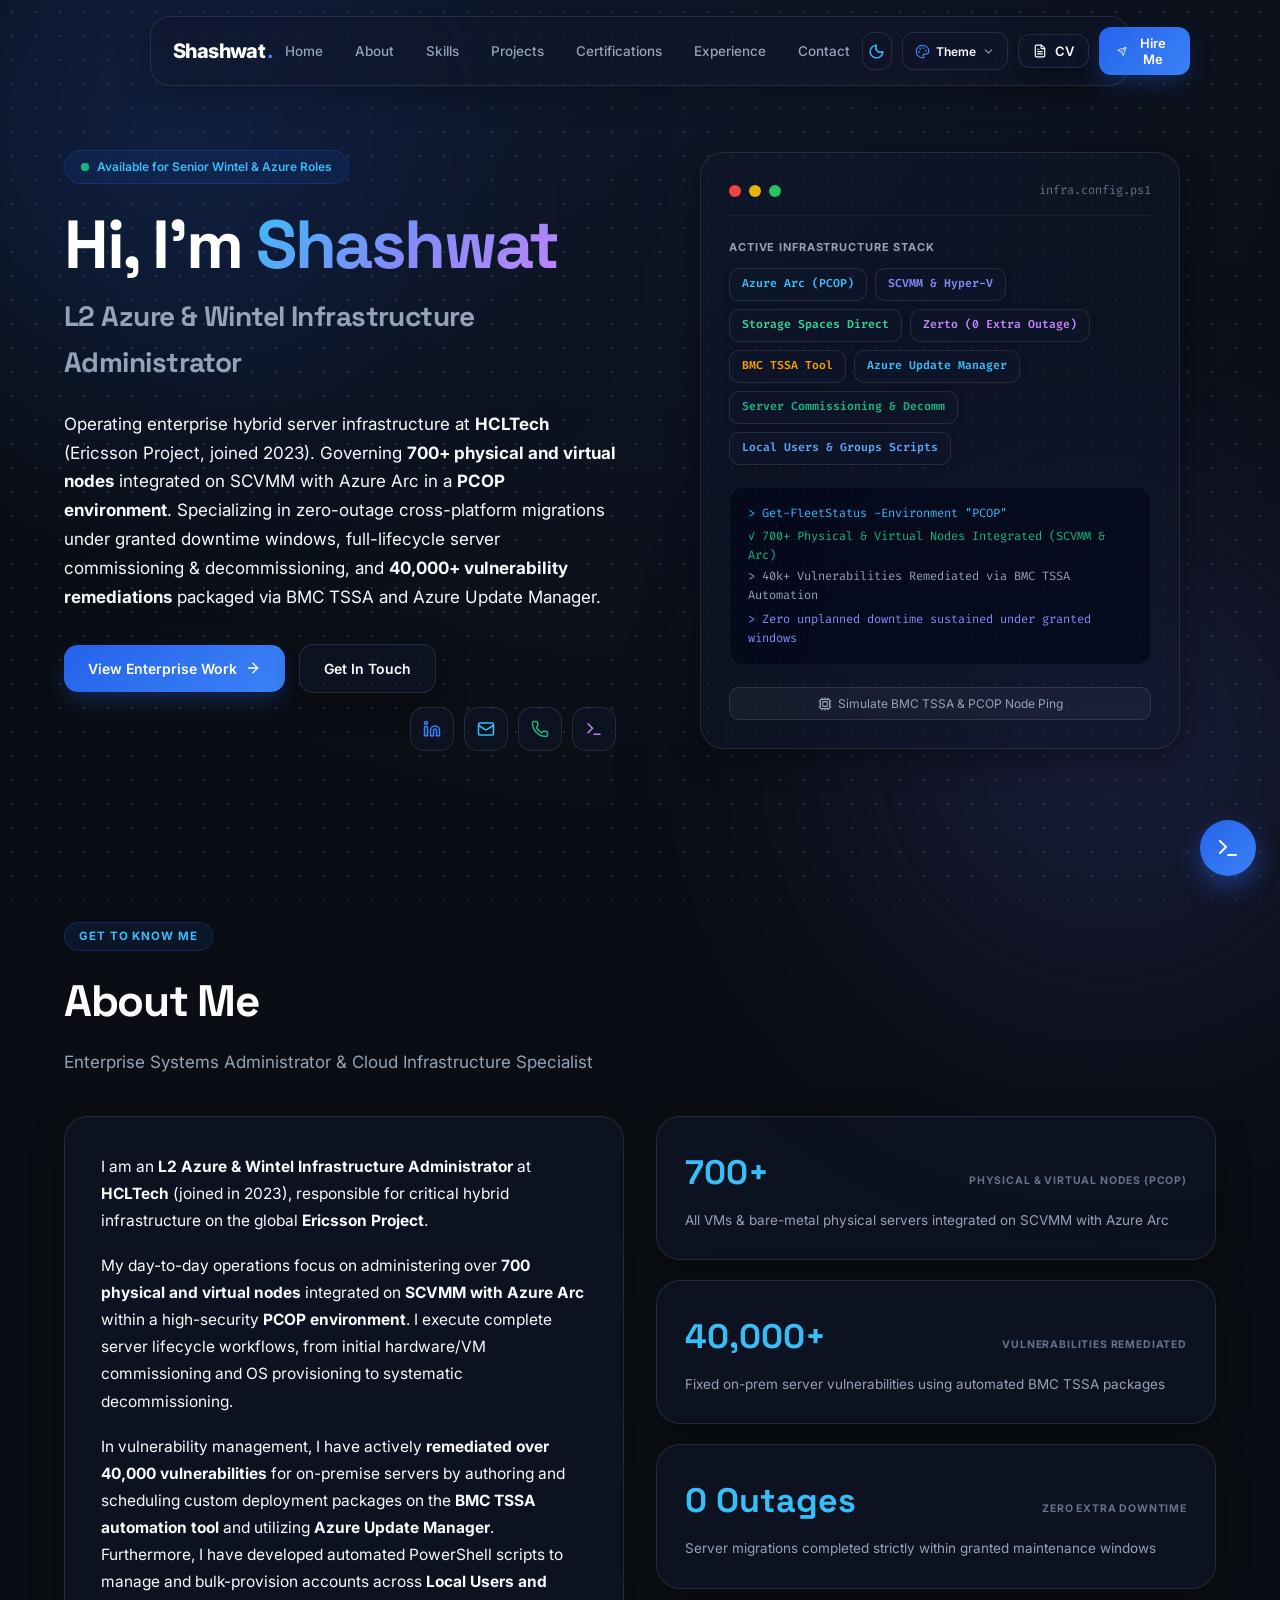
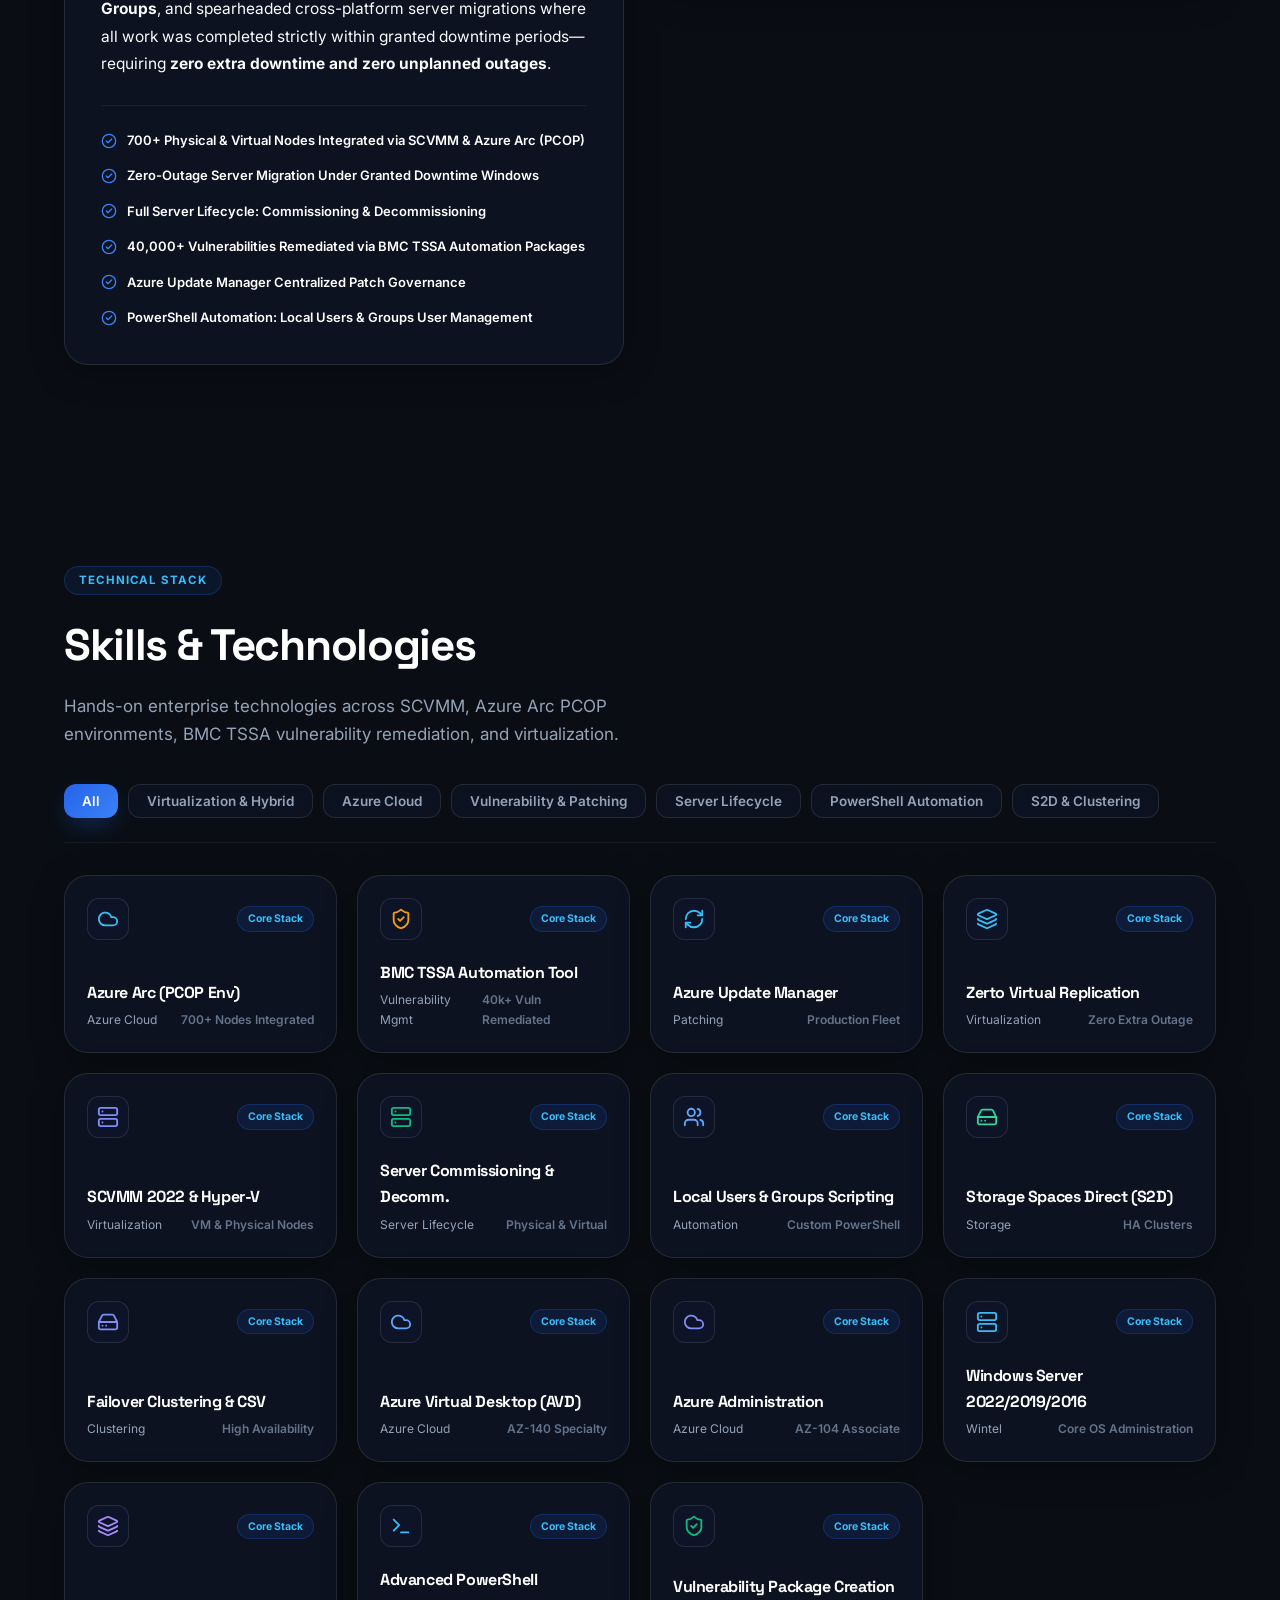
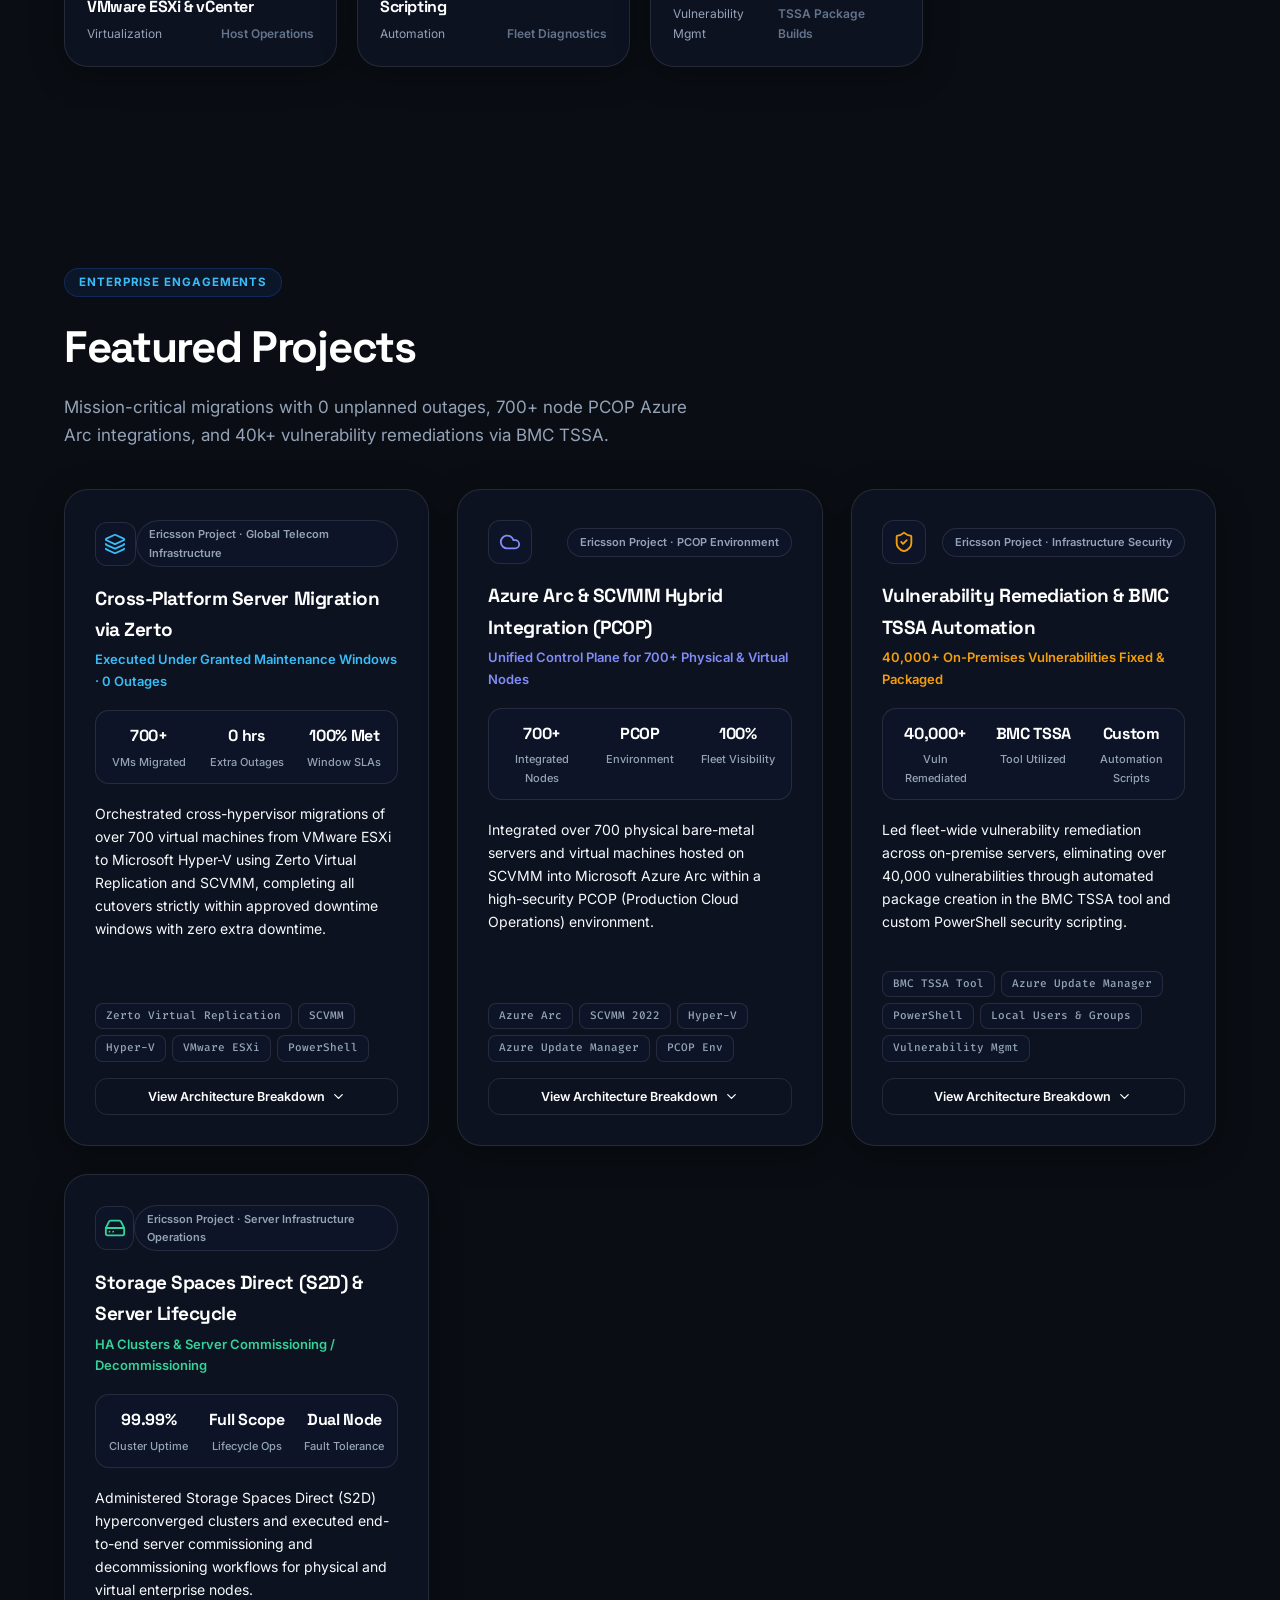
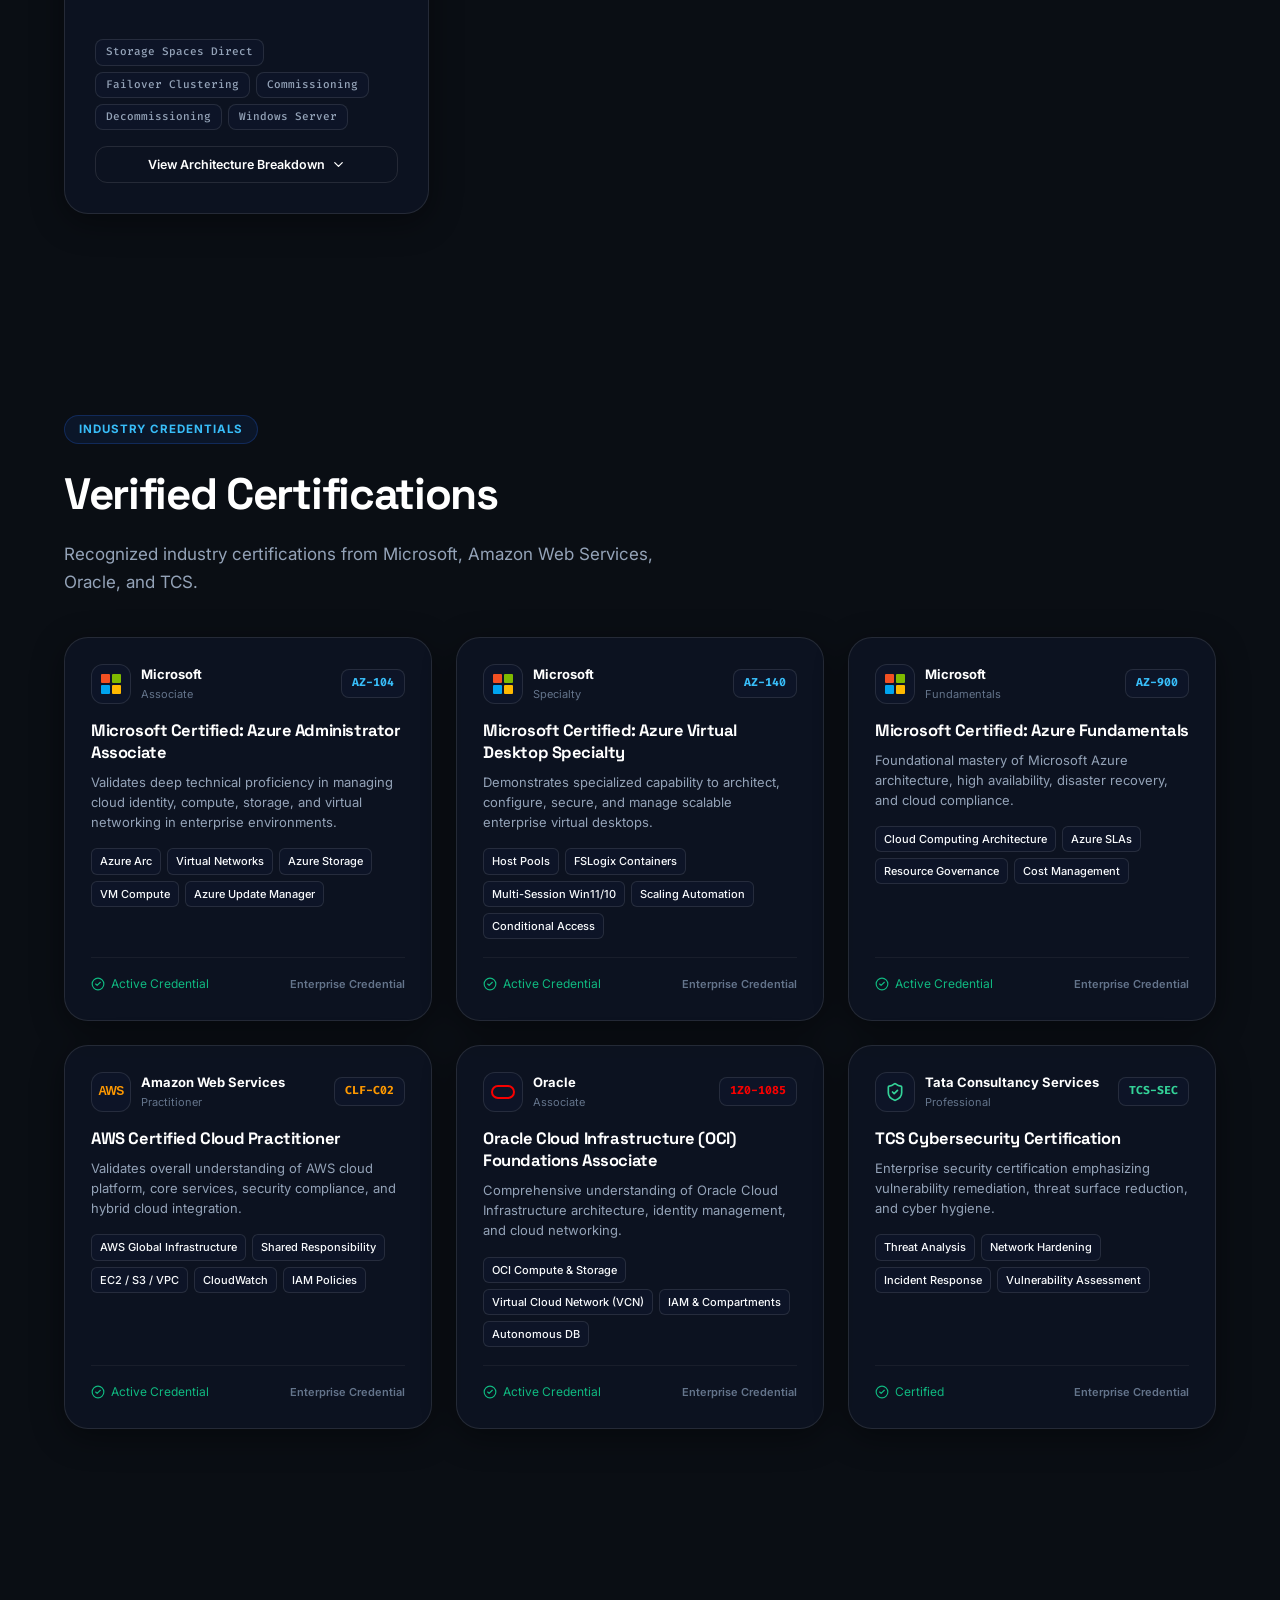
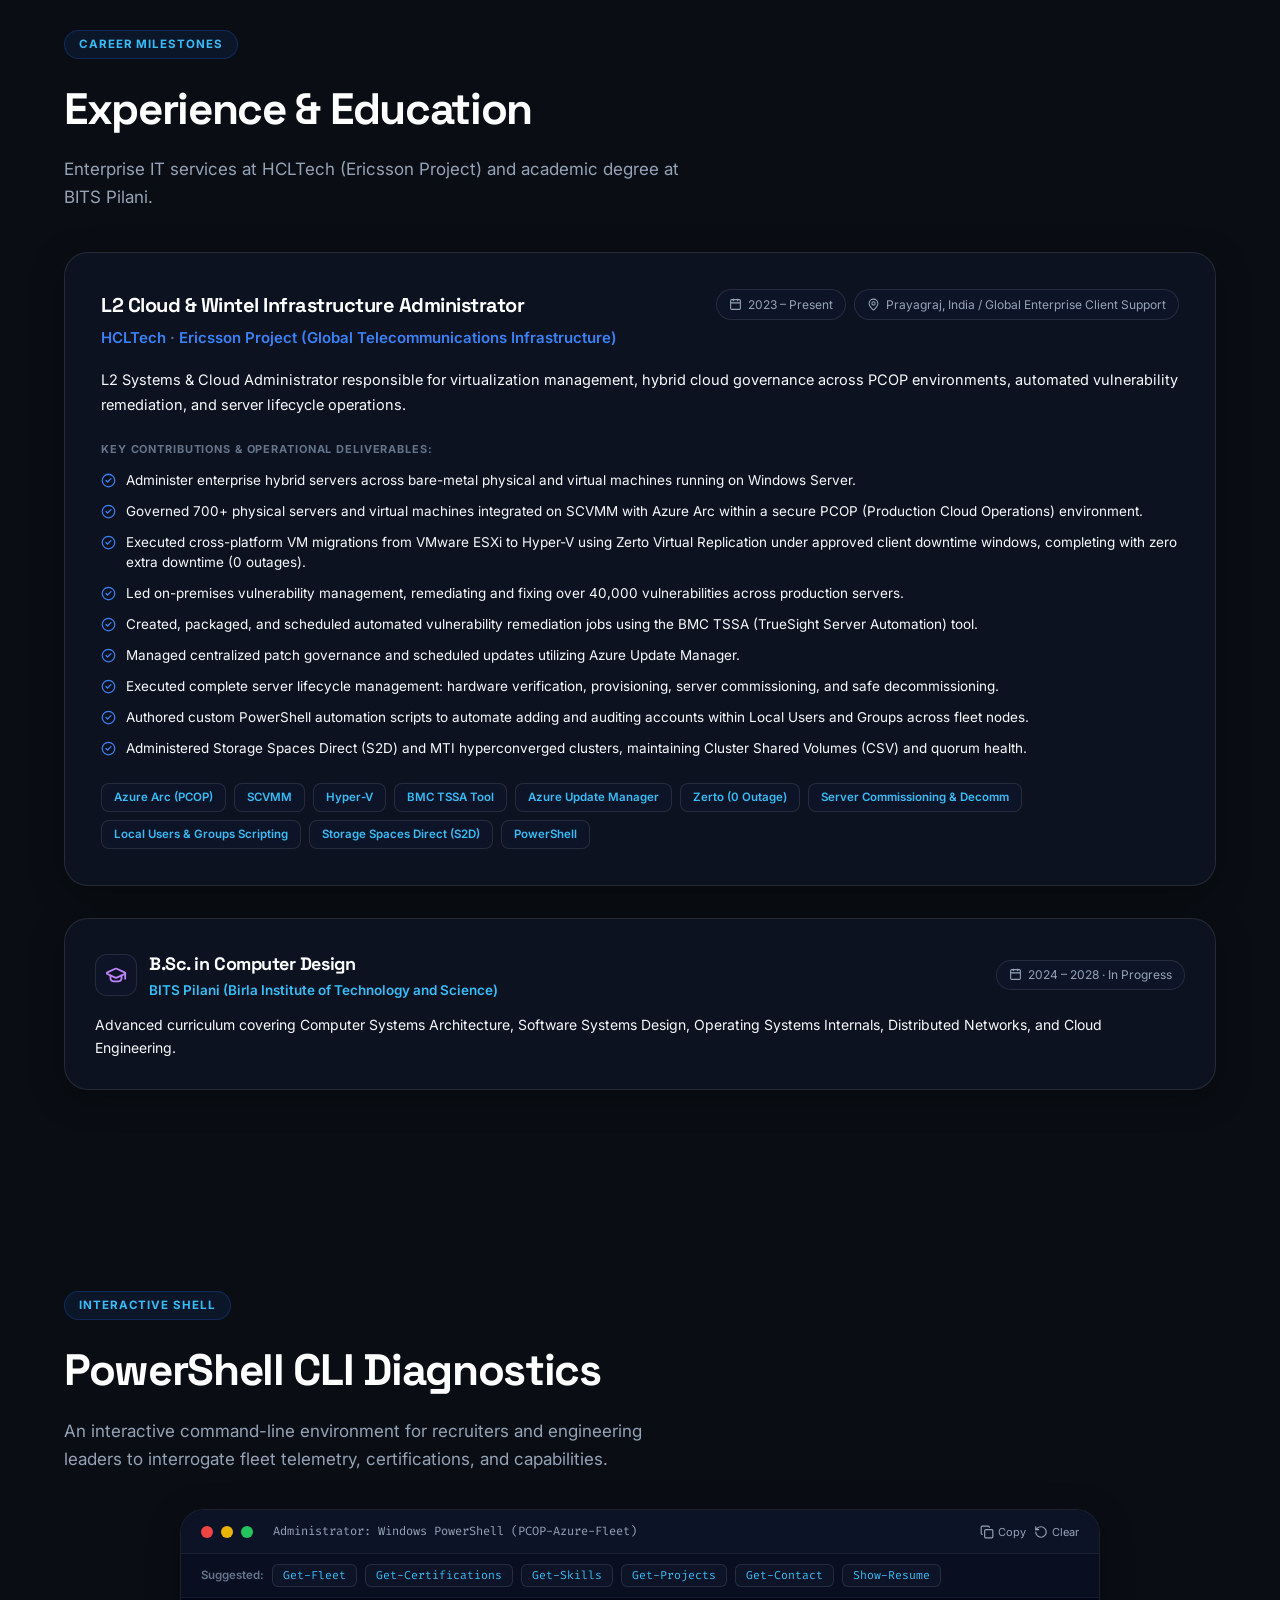
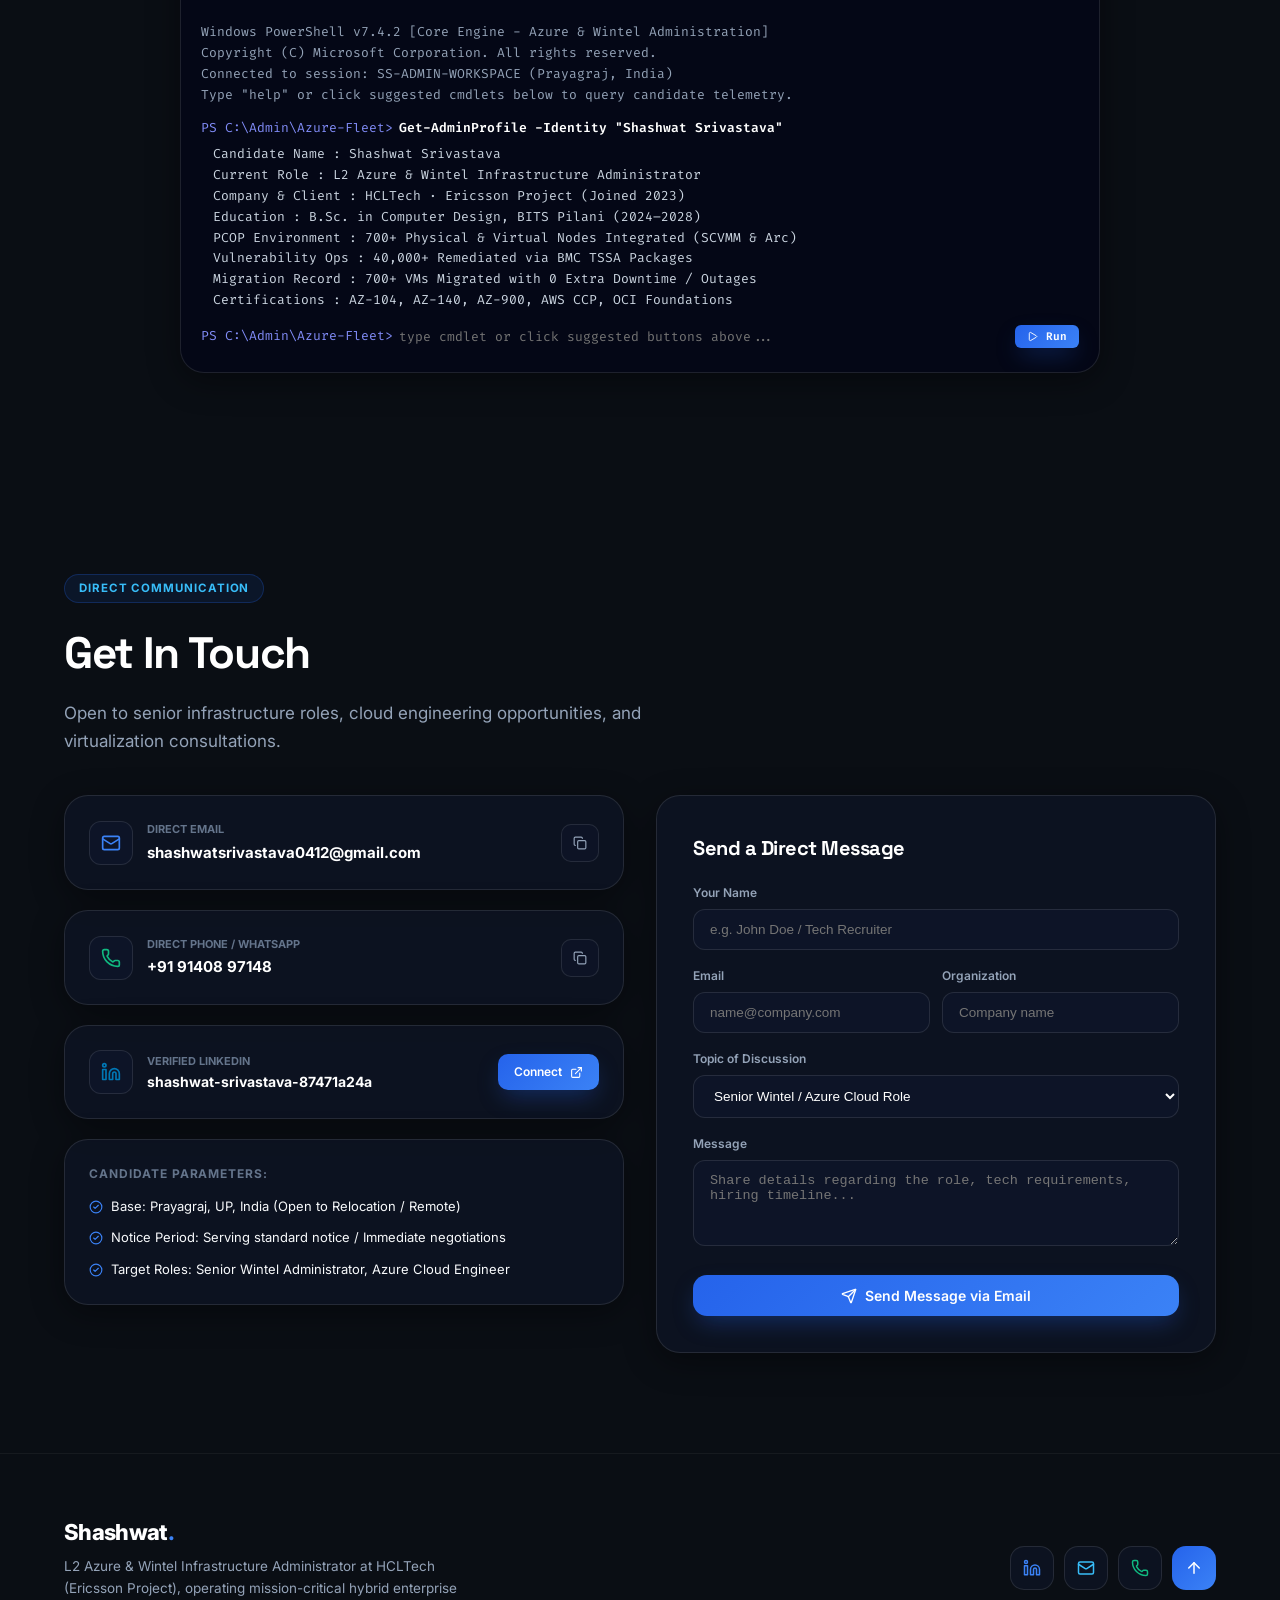
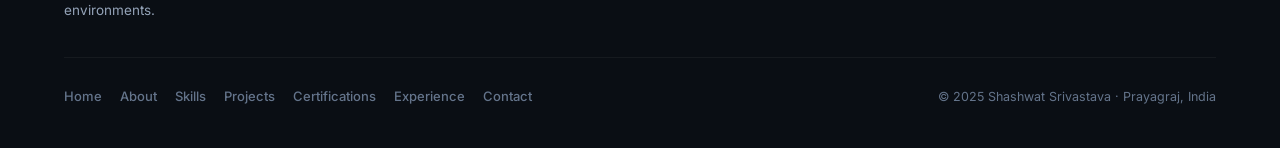
<file: index.html>
<!doctype html>
<html lang="en">
  <head>
    <meta charset="UTF-8" />
    <meta name="viewport" content="width=device-width, initial-scale=1.0" />
    <title>Shashwat Srivastava | L2 Azure &amp; Wintel Cloud Administrator</title>
    <meta name="description" content="Portfolio of Shashwat Srivastava – L2 Azure &amp; Wintel Cloud Administrator at HCLTech (Ericsson Project). Expert in Hyper-V, Azure Arc, SCVMM, VMware, PowerShell automation and hybrid cloud enterprise infrastructure." />
    <meta name="keywords" content="Shashwat Srivastava, Azure Administrator, Wintel Cloud Admin, Hyper-V, Azure Arc, SCVMM, VMware, PowerShell, AZ-104, HCLTech, Ericsson" />
    <meta name="author" content="Shashwat Srivastava" />
    <meta name="robots" content="index, follow" />
    
    <!-- Google Fonts: Space Grotesk, Inter, Fira Code -->
    <link rel="preconnect" href="https://fonts.googleapis.com" />
    <link rel="preconnect" href="https://fonts.gstatic.com" crossorigin />
    <link href="https://fonts.googleapis.com/css2?family=Fira+Code:wght@400;500;600&family=Inter:wght@300;400;500;600;700;800&family=Space+Grotesk:wght@500;600;700;800&display=swap" rel="stylesheet" />
    <script type="module" crossorigin src="./assets/index-Z_JHFcz-.js"></script>
    <link rel="stylesheet" crossorigin href="./assets/index-DF5yQR24.css">
  </head>
  <body>
    <div id="root"></div>
  </body>
</html>
</file>
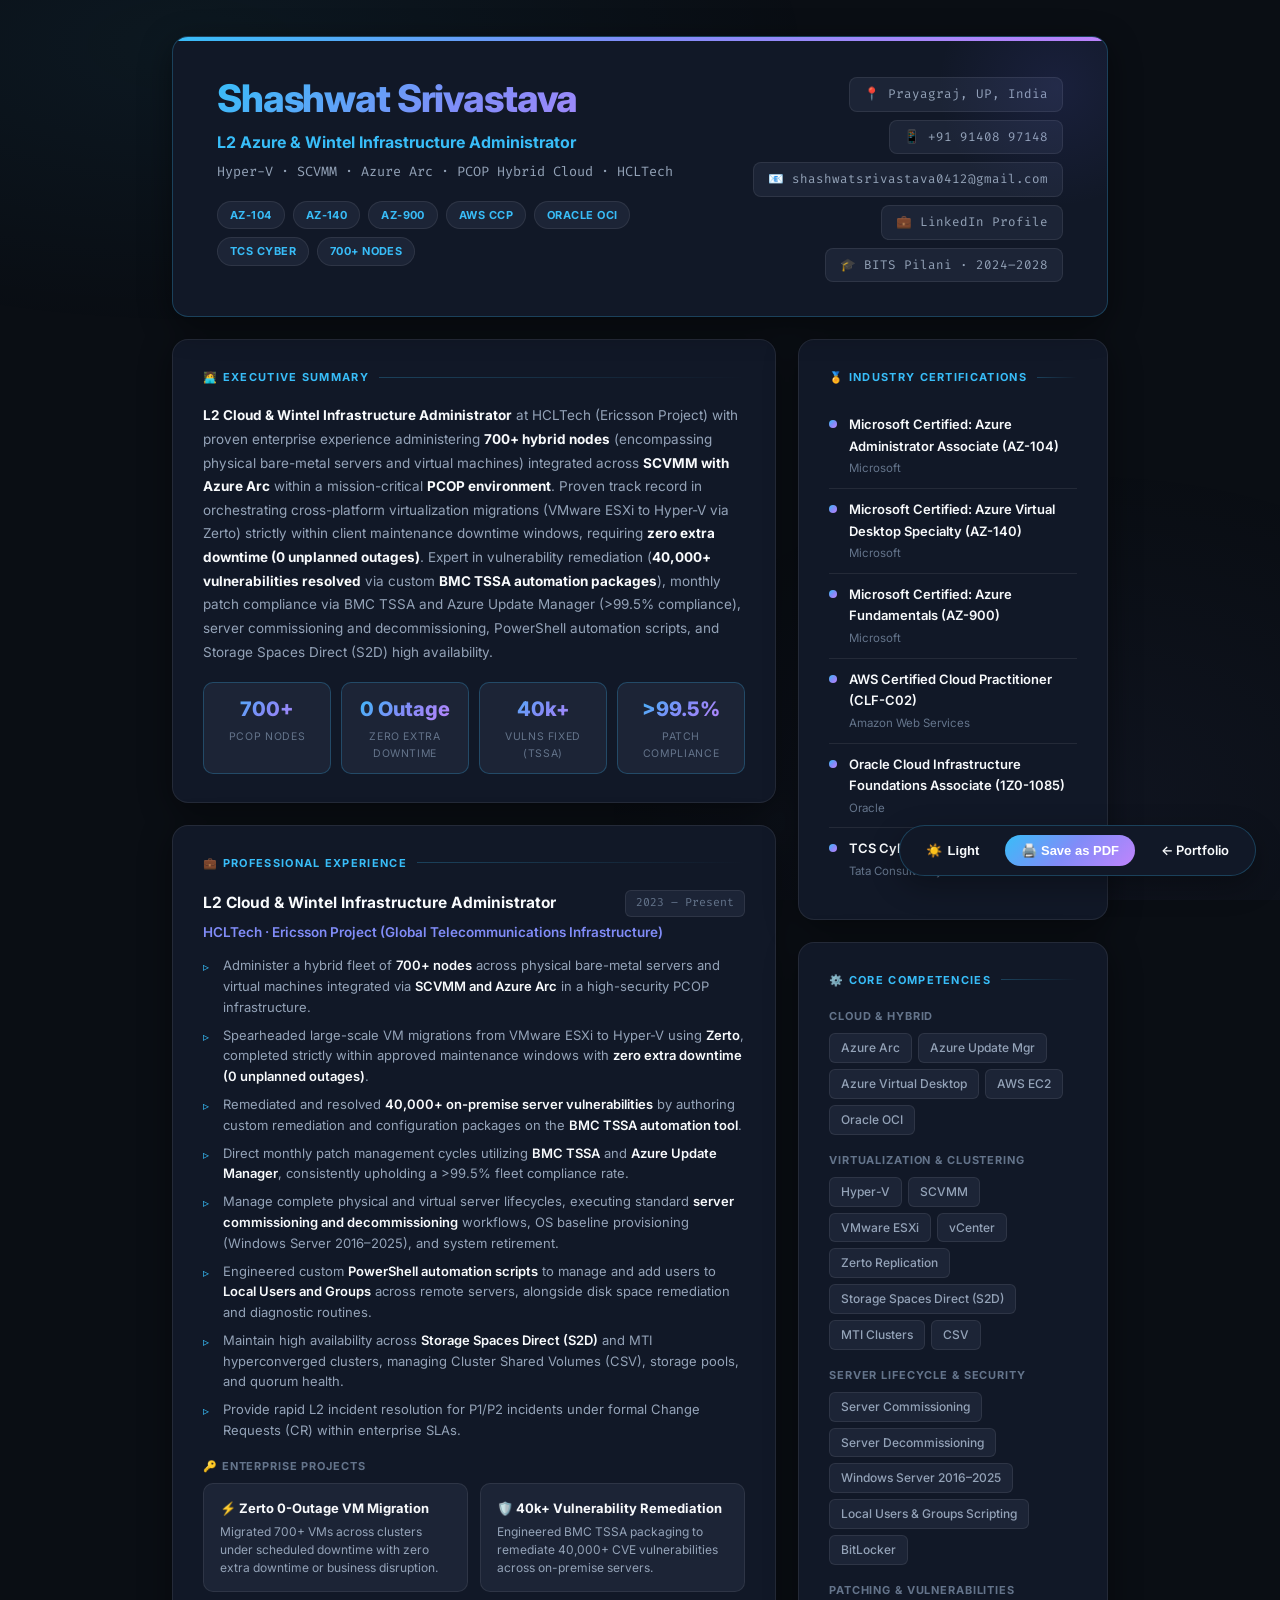
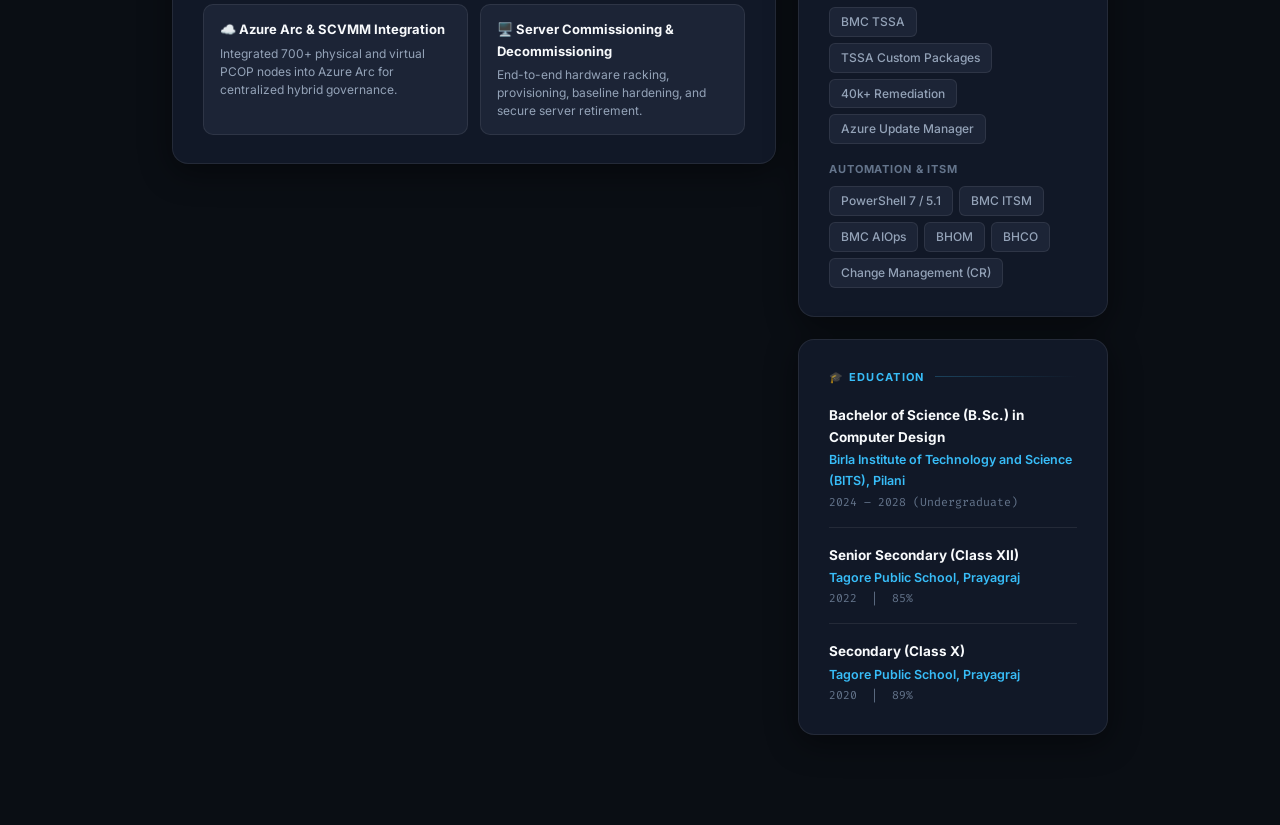
<file: resume.html>
<!DOCTYPE html>
<html lang="en" data-theme="dark">
<head>
  <meta charset="UTF-8" />
  <meta name="viewport" content="width=device-width, initial-scale=1.0" />
  <title>Shashwat Srivastava – L2 Azure & Wintel Infrastructure Administrator Resume</title>
  <meta name="description" content="Resume of Shashwat Srivastava – L2 Azure & Wintel Infrastructure Administrator at HCLTech with expertise in Hyper-V, SCVMM, Azure Arc, BMC TSSA, Zerto zero-downtime migration, and PowerShell automation." />
  <link rel="preconnect" href="https://fonts.googleapis.com" />
  <link rel="preconnect" href="https://fonts.gstatic.com" crossorigin />
  <link href="https://fonts.googleapis.com/css2?family=Inter:wght@300;400;500;600;700;800&family=Fira+Code:wght@400;500&display=swap" rel="stylesheet" />
  <style>
    /* ── DARK THEME (DEFAULT) ── */
    :root, [data-theme="dark"] {
      --bg:          #0a0e14;
      --bg-card:     #111827;
      --bg-card2:    #1c2436;
      --accent:      #38bdf8;
      --accent-sec:  #818cf8;
      --accent-alt:  #c084fc;
      --green:       #10b981;
      --teal:        #14b8a6;
      --amber:       #f59e0b;
      --text:        #f8fafc;
      --text-muted:  #94a3b8;
      --text-dim:    #64748b;
      --border:      rgba(56, 189, 248, 0.25);
      --border-sub:  rgba(255, 255, 255, 0.08);
      --gradient:    linear-gradient(135deg, #38bdf8 0%, #818cf8 50%, #c084fc 100%);
      --shadow:      0 8px 32px rgba(0, 0, 0, 0.45);
      --r:           16px;
    }

    /* ── LIGHT THEME ── */
    [data-theme="light"] {
      --bg:          #f8fafc;
      --bg-card:     #ffffff;
      --bg-card2:    #f1f5f9;
      --accent:      #0284c7;
      --accent-sec:  #4f46e5;
      --accent-alt:  #7e22ce;
      --green:       #059669;
      --teal:        #0d9488;
      --amber:       #d97706;
      --text:        #0f172a;
      --text-muted:  #334155;
      --text-dim:    #64748b;
      --border:      rgba(2, 132, 199, 0.28);
      --border-sub:  rgba(203, 213, 225, 0.8);
      --gradient:    linear-gradient(135deg, #0284c7 0%, #4f46e5 50%, #7e22ce 100%);
      --shadow:      0 8px 30px rgba(148, 163, 184, 0.25);
      --r:           16px;
    }

    * { margin: 0; padding: 0; box-sizing: border-box; }
    body {
      font-family: 'Inter', sans-serif;
      background: var(--bg);
      color: var(--text);
      line-height: 1.65;
      transition: background 0.25s ease, color 0.25s ease;
    }
    body::before {
      content: '';
      position: fixed; inset: 0;
      background:
        radial-gradient(ellipse 70% 45% at 15% 5%, rgba(56, 189, 248, 0.06) 0%, transparent 70%),
        radial-gradient(ellipse 55% 55% at 85% 90%, rgba(129, 140, 248, 0.05) 0%, transparent 70%);
      pointer-events: none; z-index: 0;
    }

    /* ── FLOATING CONTROLS BAR ── */
    .controls-bar {
      position: fixed;
      bottom: 24px;
      right: 24px;
      display: flex;
      align-items: center;
      gap: 10px;
      background: var(--bg-card);
      border: 1px solid var(--border);
      border-radius: 50px;
      padding: 6px 10px;
      box-shadow: 0 10px 30px rgba(0,0,0,0.3);
      z-index: 200;
      backdrop-filter: blur(12px);
    }
    .ctrl-btn {
      background: transparent;
      color: var(--text);
      border: none;
      border-radius: 50px;
      padding: 8px 16px;
      font-size: 13px;
      font-weight: 600;
      cursor: pointer;
      display: inline-flex;
      align-items: center;
      gap: 6px;
      text-decoration: none;
      transition: background 0.2s, transform 0.15s;
    }
    .ctrl-btn:hover {
      background: var(--bg-card2);
      transform: translateY(-1px);
    }
    .ctrl-btn.primary {
      background: var(--gradient);
      color: #fff;
    }
    .ctrl-btn.primary:hover {
      box-shadow: 0 6px 20px rgba(37, 99, 235, 0.4);
    }

    /* ── LAYOUT ── */
    .page {
      max-width: 980px;
      margin: 0 auto;
      padding: 36px 22px 90px;
      position: relative;
      z-index: 1;
    }

    /* ── HEADER ── */
    .header {
      background: var(--bg-card);
      border: 1px solid var(--border);
      border-radius: var(--r);
      padding: 40px 44px 34px;
      margin-bottom: 22px;
      position: relative;
      overflow: hidden;
      box-shadow: var(--shadow);
    }
    .header::before {
      content: ''; position: absolute; top: 0; left: 0; right: 0; height: 4px;
      background: var(--gradient);
    }
    .header::after {
      content: ''; position: absolute;
      right: -80px; top: -80px;
      width: 260px; height: 260px; border-radius: 50%;
      background: radial-gradient(circle, rgba(99, 102, 241, 0.1) 0%, transparent 65%);
    }
    .header-inner {
      display: grid;
      grid-template-columns: 1fr auto;
      gap: 24px;
      align-items: start;
    }

    .name {
      font-size: 38px;
      font-weight: 800;
      letter-spacing: -0.03em;
      background: var(--gradient);
      -webkit-background-clip: text;
      -webkit-text-fill-color: transparent;
      background-clip: text;
      line-height: 1.15;
      margin-bottom: 8px;
    }
    .h-title {
      font-size: 16px;
      font-weight: 700;
      color: var(--accent);
      margin-bottom: 6px;
    }
    .h-loc {
      font-size: 13.5px;
      color: var(--text-muted);
      font-family: 'Fira Code', monospace;
    }

    .contact-col {
      display: flex;
      flex-direction: column;
      gap: 8px;
      align-items: flex-end;
    }
    .c-item {
      display: flex;
      align-items: center;
      gap: 8px;
      font-size: 12.5px;
      font-family: 'Fira Code', monospace;
      color: var(--text-muted);
      background: var(--bg-card2);
      border: 1px solid var(--border-sub);
      border-radius: 8px;
      padding: 6px 14px;
      text-decoration: none;
      transition: all 0.2s;
    }
    .c-item:hover {
      border-color: var(--border);
      color: var(--accent);
    }

    /* badge row */
    .badge-row {
      display: flex;
      flex-wrap: wrap;
      gap: 8px;
      margin-top: 18px;
    }
    .badge {
      font-size: 11px;
      font-weight: 700;
      padding: 4px 12px;
      border-radius: 50px;
      letter-spacing: 0.04em;
      text-transform: uppercase;
      background: var(--bg-card2);
      border: 1px solid var(--border-sub);
      color: var(--accent);
    }

    /* ── TWO-COL ── */
    .body-grid {
      display: grid;
      grid-template-columns: 1fr 310px;
      gap: 22px;
      align-items: start;
    }
    .main-col { display: flex; flex-direction: column; gap: 22px; }
    .side-col { display: flex; flex-direction: column; gap: 22px; }

    /* ── CARD ── */
    .card {
      background: var(--bg-card);
      border: 1px solid var(--border-sub);
      border-radius: var(--r);
      padding: 28px 30px;
      box-shadow: var(--shadow);
      transition: border-color 0.25s;
    }
    .card:hover { border-color: var(--border); }

    /* ── SECTION LABEL ── */
    .sec {
      display: flex;
      align-items: center;
      gap: 10px;
      font-size: 11px;
      font-weight: 700;
      letter-spacing: 0.12em;
      text-transform: uppercase;
      color: var(--accent);
      margin-bottom: 18px;
    }
    .sec::after {
      content: ''; flex: 1; height: 1px;
      background: linear-gradient(90deg, var(--border), transparent);
    }

    /* ── SUMMARY ── */
    .summary { font-size: 13.5px; color: var(--text-muted); line-height: 1.75; }
    .summary b { color: var(--text); }

    /* ── EXPERIENCE ── */
    .exp { margin-bottom: 24px; }
    .exp:last-child { margin-bottom: 0; }
    .exp-top {
      display: flex;
      justify-content: space-between;
      align-items: flex-start;
      gap: 12px;
      flex-wrap: wrap;
      margin-bottom: 4px;
    }
    .exp-role { font-size: 15.5px; font-weight: 700; color: var(--text); }
    .exp-period {
      font-size: 11.5px;
      font-family: 'Fira Code', monospace;
      color: var(--text-dim);
      background: var(--bg-card2);
      padding: 3px 10px;
      border-radius: 6px;
      border: 1px solid var(--border-sub);
      white-space: nowrap;
    }
    .exp-co {
      font-size: 13.5px;
      color: var(--accent-sec);
      font-weight: 600;
      margin-bottom: 12px;
    }

    .sub-title {
      font-size: 11px;
      font-weight: 700;
      letter-spacing: 0.08em;
      text-transform: uppercase;
      color: var(--text-dim);
      margin: 16px 0 8px;
    }

    /* bullets */
    ul.bl { list-style: none; display: flex; flex-direction: column; gap: 7px; }
    ul.bl li {
      font-size: 13px;
      color: var(--text-muted);
      padding-left: 20px;
      position: relative;
      line-height: 1.6;
    }
    ul.bl li::before {
      content: '▹'; position: absolute; left: 0;
      color: var(--accent); font-size: 12px; top: 2px;
    }
    .hl { color: var(--text); font-weight: 600; }

    /* divider */
    .div { height: 1px; background: var(--border-sub); margin: 24px 0; }

    /* ── KEY PROJECTS ── */
    .proj-grid { display: grid; grid-template-columns: 1fr 1fr; gap: 12px; margin-top: 6px; }
    .proj-card {
      background: var(--bg-card2);
      border: 1px solid var(--border-sub);
      border-radius: 10px;
      padding: 14px 16px;
      transition: border-color 0.2s, background 0.2s;
    }
    .proj-card:hover { border-color: var(--border); }
    .proj-name { font-size: 13px; font-weight: 700; color: var(--text); margin-bottom: 4px; }
    .proj-desc { font-size: 12px; color: var(--text-muted); line-height: 1.5; }

    /* ── METRICS ── */
    .metrics { display: flex; flex-wrap: wrap; gap: 10px; margin-top: 18px; }
    .met {
      background: var(--bg-card2);
      border: 1px solid var(--border);
      border-radius: 10px;
      padding: 10px 16px;
      text-align: center;
      flex: 1;
      min-width: 90px;
    }
    .met-v {
      font-size: 20px;
      font-weight: 800;
      display: block;
      background: var(--gradient);
      -webkit-background-clip: text;
      -webkit-text-fill-color: transparent;
      background-clip: text;
    }
    .met-l { font-size: 10.5px; color: var(--text-dim); text-transform: uppercase; letter-spacing: 0.06em; display: block; margin-top: 2px; }

    /* ── CERTS ── */
    .cert-item {
      display: flex;
      align-items: flex-start;
      gap: 12px;
      padding: 10px 0;
      border-bottom: 1px solid var(--border-sub);
    }
    .cert-item:last-child { border-bottom: none; }
    .cert-dot {
      width: 8px; height: 8px;
      border-radius: 50%;
      flex-shrink: 0;
      margin-top: 6px;
      background: var(--gradient);
    }
    .cert-name { font-size: 13px; font-weight: 600; color: var(--text); }
    .cert-sub { font-size: 11.5px; color: var(--text-dim); margin-top: 2px; }

    /* ── SKILLS ── */
    .sk-group { margin-bottom: 16px; }
    .sk-group:last-child { margin-bottom: 0; }
    .sk-lbl {
      font-size: 11px;
      font-weight: 700;
      letter-spacing: 0.08em;
      text-transform: uppercase;
      color: var(--text-dim);
      margin-bottom: 8px;
    }
    .sk-pills { display: flex; flex-wrap: wrap; gap: 6px; }
    .pill {
      font-size: 12px;
      font-weight: 500;
      padding: 4px 11px;
      border-radius: 6px;
      background: var(--bg-card2);
      border: 1px solid var(--border-sub);
      color: var(--text-muted);
      transition: all 0.2s;
    }
    .pill:hover {
      background: var(--bg-card);
      border-color: var(--border);
      color: var(--text);
    }

    /* ── EDUCATION ── */
    .edu { margin-bottom: 16px; padding-bottom: 14px; border-bottom: 1px solid var(--border-sub); }
    .edu:last-child { margin-bottom: 0; padding-bottom: 0; border-bottom: none; }
    .edu-deg { font-size: 13.5px; font-weight: 700; color: var(--text); margin-bottom: 2px; }
    .edu-inst { font-size: 12.5px; color: var(--accent); font-weight: 600; margin-bottom: 2px; }
    .edu-meta { font-size: 11.5px; color: var(--text-dim); font-family: 'Fira Code', monospace; }

    /* ── PRINT ── */
    @media print {
      body { background: #fff !important; color: #111 !important; }
      body::before { display: none !important; }
      .controls-bar { display: none !important; }
      :root, [data-theme="dark"], [data-theme="light"] {
        --bg: #ffffff;
        --bg-card: #f8fafc;
        --bg-card2: #f1f5f9;
        --text: #0f172a;
        --text-muted: #334155;
        --text-dim: #64748b;
        --border: #cbd5e1;
        --border-sub: #e2e8f0;
        --shadow: none;
      }
      .name { -webkit-text-fill-color: #0284c7 !important; color: #0284c7 !important; }
      .page { padding: 10px !important; }
      .card { break-inside: avoid; border: 1px solid #e2e8f0 !important; box-shadow: none !important; }
      .proj-card { break-inside: avoid; border: 1px solid #e2e8f0 !important; }
    }

    @media (max-width: 760px) {
      .body-grid { grid-template-columns: 1fr; }
      .header-inner { grid-template-columns: 1fr; }
      .contact-col { align-items: flex-start; }
      .name { font-size: 28px; }
      .header { padding: 26px 20px; }
      .card { padding: 20px 18px; }
      .proj-grid { grid-template-columns: 1fr; }
    }
  </style>
</head>
<body>

<!-- Floating Controls Bar -->
<div class="controls-bar">
  <button id="themeToggle" class="ctrl-btn" title="Toggle Light/Dark Theme">
    <span id="themeIcon">☀️</span>
    <span id="themeLabel">Light</span>
  </button>
  <button class="ctrl-btn primary" onclick="window.print()">
    <span>🖨️ Save as PDF</span>
  </button>
  <a href="./" class="ctrl-btn" title="Return to Portfolio">
    <span>← Portfolio</span>
  </a>
</div>

<div class="page">

  <!-- ═══ HEADER ═══ -->
  <header class="header">
    <div class="header-inner">
      <div>
        <div class="name">Shashwat Srivastava</div>
        <div class="h-title">L2 Azure &amp; Wintel Infrastructure Administrator</div>
        <div class="h-loc">Hyper-V · SCVMM · Azure Arc · PCOP Hybrid Cloud · HCLTech</div>
        <div class="badge-row">
          <span class="badge">AZ-104</span>
          <span class="badge">AZ-140</span>
          <span class="badge">AZ-900</span>
          <span class="badge">AWS CCP</span>
          <span class="badge">Oracle OCI</span>
          <span class="badge">TCS Cyber</span>
          <span class="badge">700+ Nodes</span>
        </div>
      </div>
      <div class="contact-col">
        <div class="c-item">📍 Prayagraj, UP, India</div>
        <a href="tel:+919140897148" class="c-item">📱 +91 91408 97148</a>
        <a href="mailto:shashwatsrivastava0412@gmail.com" class="c-item">📧 shashwatsrivastava0412@gmail.com</a>
        <a href="https://www.linkedin.com/in/shashwat-srivastava-87471a24a/" target="_blank" rel="noopener noreferrer" class="c-item">💼 LinkedIn Profile</a>
        <div class="c-item">🎓 BITS Pilani · 2024–2028</div>
      </div>
    </div>
  </header>

  <!-- ═══ BODY GRID ═══ -->
  <div class="body-grid">

    <!-- ═══ MAIN COLUMN ═══ -->
    <div class="main-col">

      <!-- SUMMARY -->
      <div class="card">
        <div class="sec">🧑‍💻 Executive Summary</div>
        <p class="summary">
          <b>L2 Cloud &amp; Wintel Infrastructure Administrator</b> at HCLTech (Ericsson Project) with proven enterprise experience
          administering <b>700+ hybrid nodes</b> (encompassing physical bare-metal servers and virtual machines) integrated across
          <b>SCVMM with Azure Arc</b> within a mission-critical <b>PCOP environment</b>. Proven track record in orchestrating cross-platform
          virtualization migrations (VMware ESXi to Hyper-V via Zerto) strictly within client maintenance downtime windows,
          requiring <b>zero extra downtime (0 unplanned outages)</b>. Expert in vulnerability remediation (<b>40,000+ vulnerabilities resolved</b> via custom
          <b>BMC TSSA automation packages</b>), monthly patch compliance via BMC TSSA and Azure Update Manager (&gt;99.5% compliance),
          server commissioning and decommissioning, PowerShell automation scripts, and Storage Spaces Direct (S2D) high availability.
        </p>
        <div class="metrics">
          <div class="met"><span class="met-v">700+</span><span class="met-l">PCOP Nodes</span></div>
          <div class="met"><span class="met-v">0 Outage</span><span class="met-l">Zero Extra Downtime</span></div>
          <div class="met"><span class="met-v">40k+</span><span class="met-l">Vulns Fixed (TSSA)</span></div>
          <div class="met"><span class="met-v">&gt;99.5%</span><span class="met-l">Patch Compliance</span></div>
        </div>
      </div>

      <!-- EXPERIENCE -->
      <div class="card">
        <div class="sec">💼 Professional Experience</div>

        <div class="exp">
          <div class="exp-top">
            <div class="exp-role">L2 Cloud &amp; Wintel Infrastructure Administrator</div>
            <div class="exp-period">2023 – Present</div>
          </div>
          <div class="exp-co">HCLTech · Ericsson Project (Global Telecommunications Infrastructure)</div>

          <ul class="bl">
            <li>Administer a hybrid fleet of <span class="hl">700+ nodes</span> across physical bare-metal servers and virtual machines integrated via <span class="hl">SCVMM and Azure Arc</span> in a high-security PCOP infrastructure.</li>
            <li>Spearheaded large-scale VM migrations from VMware ESXi to Hyper-V using <span class="hl">Zerto</span>, completed strictly within approved maintenance windows with <span class="hl">zero extra downtime (0 unplanned outages)</span>.</li>
            <li>Remediated and resolved <span class="hl">40,000+ on-premise server vulnerabilities</span> by authoring custom remediation and configuration packages on the <span class="hl">BMC TSSA automation tool</span>.</li>
            <li>Direct monthly patch management cycles utilizing <span class="hl">BMC TSSA</span> and <span class="hl">Azure Update Manager</span>, consistently upholding a &gt;99.5% fleet compliance rate.</li>
            <li>Manage complete physical and virtual server lifecycles, executing standard <span class="hl">server commissioning and decommissioning</span> workflows, OS baseline provisioning (Windows Server 2016–2025), and system retirement.</li>
            <li>Engineered custom <span class="hl">PowerShell automation scripts</span> to manage and add users to <span class="hl">Local Users and Groups</span> across remote servers, alongside disk space remediation and diagnostic routines.</li>
            <li>Maintain high availability across <span class="hl">Storage Spaces Direct (S2D)</span> and MTI hyperconverged clusters, managing Cluster Shared Volumes (CSV), storage pools, and quorum health.</li>
            <li>Provide rapid L2 incident resolution for P1/P2 incidents under formal Change Requests (CR) within enterprise SLAs.</li>
          </ul>

          <div class="sub-title">🔑 Enterprise Projects</div>
          <div class="proj-grid">
            <div class="proj-card">
              <div class="proj-name">⚡ Zerto 0-Outage VM Migration</div>
              <div class="proj-desc">Migrated 700+ VMs across clusters under scheduled downtime with zero extra downtime or business disruption.</div>
            </div>
            <div class="proj-card">
              <div class="proj-name">🛡️ 40k+ Vulnerability Remediation</div>
              <div class="proj-desc">Engineered BMC TSSA packaging to remediate 40,000+ CVE vulnerabilities across on-premise servers.</div>
            </div>
            <div class="proj-card">
              <div class="proj-name">☁️ Azure Arc &amp; SCVMM Integration</div>
              <div class="proj-desc">Integrated 700+ physical and virtual PCOP nodes into Azure Arc for centralized hybrid governance.</div>
            </div>
            <div class="proj-card">
              <div class="proj-name">🖥️ Server Commissioning &amp; Decommissioning</div>
              <div class="proj-desc">End-to-end hardware racking, provisioning, baseline hardening, and secure server retirement.</div>
            </div>
          </div>
        </div>

      </div>

    </div><!-- /main-col -->

    <!-- ═══ SIDEBAR ═══ -->
    <div class="side-col">

      <!-- CERTIFICATIONS -->
      <div class="card">
        <div class="sec">🏅 Industry Certifications</div>
        <div class="cert-item">
          <div class="cert-dot"></div>
          <div>
            <div class="cert-name">Microsoft Certified: Azure Administrator Associate (AZ-104)</div>
            <div class="cert-sub">Microsoft</div>
          </div>
        </div>
        <div class="cert-item">
          <div class="cert-dot"></div>
          <div>
            <div class="cert-name">Microsoft Certified: Azure Virtual Desktop Specialty (AZ-140)</div>
            <div class="cert-sub">Microsoft</div>
          </div>
        </div>
        <div class="cert-item">
          <div class="cert-dot"></div>
          <div>
            <div class="cert-name">Microsoft Certified: Azure Fundamentals (AZ-900)</div>
            <div class="cert-sub">Microsoft</div>
          </div>
        </div>
        <div class="cert-item">
          <div class="cert-dot"></div>
          <div>
            <div class="cert-name">AWS Certified Cloud Practitioner (CLF-C02)</div>
            <div class="cert-sub">Amazon Web Services</div>
          </div>
        </div>
        <div class="cert-item">
          <div class="cert-dot"></div>
          <div>
            <div class="cert-name">Oracle Cloud Infrastructure Foundations Associate (1Z0-1085)</div>
            <div class="cert-sub">Oracle</div>
          </div>
        </div>
        <div class="cert-item">
          <div class="cert-dot"></div>
          <div>
            <div class="cert-name">TCS Cybersecurity Certification</div>
            <div class="cert-sub">Tata Consultancy Services</div>
          </div>
        </div>
      </div>

      <!-- TECHNICAL SKILLS -->
      <div class="card">
        <div class="sec">⚙️ Core Competencies</div>

        <div class="sk-group">
          <div class="sk-lbl">Cloud &amp; Hybrid</div>
          <div class="sk-pills">
            <span class="pill">Azure Arc</span>
            <span class="pill">Azure Update Mgr</span>
            <span class="pill">Azure Virtual Desktop</span>
            <span class="pill">AWS EC2</span>
            <span class="pill">Oracle OCI</span>
          </div>
        </div>

        <div class="sk-group">
          <div class="sk-lbl">Virtualization &amp; Clustering</div>
          <div class="sk-pills">
            <span class="pill">Hyper-V</span>
            <span class="pill">SCVMM</span>
            <span class="pill">VMware ESXi</span>
            <span class="pill">vCenter</span>
            <span class="pill">Zerto Replication</span>
            <span class="pill">Storage Spaces Direct (S2D)</span>
            <span class="pill">MTI Clusters</span>
            <span class="pill">CSV</span>
          </div>
        </div>

        <div class="sk-group">
          <div class="sk-lbl">Server Lifecycle &amp; Security</div>
          <div class="sk-pills">
            <span class="pill">Server Commissioning</span>
            <span class="pill">Server Decommissioning</span>
            <span class="pill">Windows Server 2016–2025</span>
            <span class="pill">Local Users &amp; Groups Scripting</span>
            <span class="pill">BitLocker</span>
          </div>
        </div>

        <div class="sk-group">
          <div class="sk-lbl">Patching &amp; Vulnerabilities</div>
          <div class="sk-pills">
            <span class="pill">BMC TSSA</span>
            <span class="pill">TSSA Custom Packages</span>
            <span class="pill">40k+ Remediation</span>
            <span class="pill">Azure Update Manager</span>
          </div>
        </div>

        <div class="sk-group">
          <div class="sk-lbl">Automation &amp; ITSM</div>
          <div class="sk-pills">
            <span class="pill">PowerShell 7 / 5.1</span>
            <span class="pill">BMC ITSM</span>
            <span class="pill">BMC AIOps</span>
            <span class="pill">BHOM</span>
            <span class="pill">BHCO</span>
            <span class="pill">Change Management (CR)</span>
          </div>
        </div>
      </div>

      <!-- EDUCATION -->
      <div class="card">
        <div class="sec">🎓 Education</div>

        <div class="edu">
          <div class="edu-deg">Bachelor of Science (B.Sc.) in Computer Design</div>
          <div class="edu-inst">Birla Institute of Technology and Science (BITS), Pilani</div>
          <div class="edu-meta">2024 – 2028 (Undergraduate)</div>
        </div>

        <div class="edu">
          <div class="edu-deg">Senior Secondary (Class XII)</div>
          <div class="edu-inst">Tagore Public School, Prayagraj</div>
          <div class="edu-meta">2022 &nbsp;|&nbsp; 85%</div>
        </div>

        <div class="edu">
          <div class="edu-deg">Secondary (Class X)</div>
          <div class="edu-inst">Tagore Public School, Prayagraj</div>
          <div class="edu-meta">2020 &nbsp;|&nbsp; 89%</div>
        </div>
      </div>

    </div><!-- /side-col -->

  </div><!-- /body-grid -->

</div><!-- /page -->

<script>
  // Sync theme with main portfolio app localStorage or default to dark
  const themeToggle = document.getElementById('themeToggle');
  const themeIcon = document.getElementById('themeIcon');
  const themeLabel = document.getElementById('themeLabel');
  const html = document.documentElement;

  function applyTheme(theme) {
    html.setAttribute('data-theme', theme);
    if (theme === 'light') {
      themeIcon.textContent = '🌙';
      themeLabel.textContent = 'Dark';
    } else {
      themeIcon.textContent = '☀️';
      themeLabel.textContent = 'Light';
    }
    localStorage.setItem('shashwat_portfolio_theme', theme);
  }

  const savedTheme = localStorage.getItem('shashwat_portfolio_theme') || localStorage.getItem('habib_theme') || 'dark';
  applyTheme(savedTheme === 'light' ? 'light' : 'dark');

  themeToggle.addEventListener('click', () => {
    const current = html.getAttribute('data-theme');
    applyTheme(current === 'light' ? 'dark' : 'light');
  });
</script>
</body>
</html>
</file>
<file: assets/index-DF5yQR24.css>
:root,[data-theme=dark]{--bg-base:#0a0e14;--bg-gradient:radial-gradient(circle at 50% 0%, #0f172a 0%, #0a0e14 75%);--dot-color:#47556973;--orb-1:#2563eb2e;--orb-2:#6366f129;--orb-3:#a855f71f;--surface-card:#0f172a8c;--surface-card-hover:#1e293b8c;--surface-elevated:#0f172ad9;--surface-terminal:#020617a6;--surface-nav:#0f172a99;--border-card:#ffffff1a;--border-subtle:#ffffff0d;--border-accent:#3b82f659;--text-main:#f8fafc;--text-body:#f8fafc;--text-heading:#fff;--text-muted:#94a3b8;--text-dim:#64748b;--accent-primary:#3b82f6;--accent-primary-hover:#2563eb;--accent-cyan:#38bdf8;--accent-indigo:#818cf8;--accent-purple:#c084fc;--accent-emerald:#10b981;--accent-amber:#f59e0b;--grad-text:linear-gradient(135deg, #38bdf8 0%, #818cf8 50%, #c084fc 100%);--grad-btn:linear-gradient(135deg, #2563eb 0%, #3b82f6 100%);--btn-shadow:0 10px 25px -5px #2563eb59;--shadow-card:0 8px 32px 0 #0006}[data-theme=light]{--bg-base:#f8fafc;--bg-gradient:radial-gradient(circle at 50% 0%, #e2e8f0 0%, #f8fafc 80%);--dot-color:#94a3b861;--orb-1:#60a5fa38;--orb-2:#a5b4fc38;--orb-3:#d8b4fe2e;--surface-card:#ffffffd1;--surface-card-hover:#f1f5f9e6;--surface-elevated:#fff;--surface-terminal:#0f172a;--surface-nav:#ffffffc7;--border-card:#e2e8f0e6;--border-subtle:#cbd5e199;--border-accent:#2563eb59;--text-main:#334155;--text-body:#334155;--text-heading:#0f172a;--text-muted:#64748b;--text-dim:#94a3b8;--accent-primary:#2563eb;--accent-primary-hover:#1d4ed8;--accent-cyan:#0284c7;--accent-indigo:#4f46e5;--accent-purple:#7e22ce;--accent-emerald:#059669;--accent-amber:#d97706;--grad-text:linear-gradient(135deg, #1d4ed8 0%, #4f46e5 50%, #7e22ce 100%);--grad-btn:linear-gradient(135deg, #2563eb 0%, #1d4ed8 100%);--btn-shadow:0 10px 25px -5px #2563eb40;--shadow-card:0 8px 30px #94a3b840}[data-theme=azure]{--bg-base:#030816;--bg-gradient:radial-gradient(circle at 50% 0%, #071938 0%, #030816 80%);--dot-color:#38bdf840;--orb-1:#0ea5e938;--orb-2:#0284c72e;--orb-3:#3b82f624;--surface-card:#08163099;--surface-card-hover:#0c2046a6;--surface-elevated:#081630e6;--surface-terminal:#020814d9;--surface-nav:#061228b3;--border-card:#38bdf82e;--border-subtle:#38bdf814;--border-accent:#38bdf873;--text-main:#cbd5e1;--text-heading:#f0f9ff;--text-muted:#7dd3fc;--text-dim:#38bdf8;--accent-primary:#0284c7;--accent-primary-hover:#0369a1;--accent-cyan:#38bdf8;--accent-indigo:#60a5fa;--accent-purple:#93c5fd;--accent-emerald:#34d399;--accent-amber:#fbbf24;--grad-text:linear-gradient(135deg, #38bdf8 0%, #60a5fa 50%, #a78bfa 100%);--grad-btn:linear-gradient(135deg, #0284c7 0%, #0369a1 100%);--btn-shadow:0 10px 25px -5px #0284c766;--shadow-card:0 8px 32px 0 #0009}[data-theme=emerald]{--bg-base:#040d0a;--bg-gradient:radial-gradient(circle at 50% 0%, #08241b 0%, #040d0a 80%);--dot-color:#10b98138;--orb-1:#10b9812e;--orb-2:#05966929;--orb-3:#34d3991f;--surface-card:#061a1399;--surface-card-hover:#09261ca6;--surface-elevated:#061a13e6;--surface-terminal:#020c08d9;--surface-nav:#051610bf;--border-card:#10b9812e;--border-subtle:#10b98114;--border-accent:#34d39966;--text-main:#d1fae5;--text-heading:#f0fdf4;--text-muted:#6ee7b7;--text-dim:#34d399;--accent-primary:#10b981;--accent-primary-hover:#059669;--accent-cyan:#2dd4bf;--accent-indigo:#34d399;--accent-purple:#a7f3d0;--accent-emerald:#10b981;--accent-amber:#fcd34d;--grad-text:linear-gradient(135deg, #34d399 0%, #2dd4bf 50%, #6ee7b7 100%);--grad-btn:linear-gradient(135deg, #10b981 0%, #059669 100%);--btn-shadow:0 10px 25px -5px #10b98159;--shadow-card:0 8px 32px 0 #0009}[data-theme=amethyst]{--bg-base:#0d0617;--bg-gradient:radial-gradient(circle at 50% 0%, #1f0d38 0%, #0d0617 80%);--dot-color:#a855f740;--orb-1:#a855f733;--orb-2:#9333ea2e;--orb-3:#c084fc24;--surface-card:#180b2a99;--surface-card-hover:#24103ea6;--surface-elevated:#180b2ae6;--surface-terminal:#0a0412d9;--surface-nav:#140924bf;--border-card:#a855f733;--border-subtle:#a855f714;--border-accent:#c084fc73;--text-main:#e9d5ff;--text-heading:#faf5ff;--text-muted:#c084fc;--text-dim:#a855f7;--accent-primary:#9333ea;--accent-primary-hover:#7e22ce;--accent-cyan:#38bdf8;--accent-indigo:#c084fc;--accent-purple:#c084fc;--accent-emerald:#34d399;--accent-amber:#fde047;--grad-text:linear-gradient(135deg, #c084fc 0%, #e879f9 50%, #38bdf8 100%);--grad-btn:linear-gradient(135deg, #9333ea 0%, #7e22ce 100%);--btn-shadow:0 10px 25px -5px #9333ea66;--shadow-card:0 8px 32px 0 #0009}*,:before,:after{box-sizing:border-box;margin:0;padding:0;transition:background-color .3s,border-color .3s,color .2s}html{scroll-behavior:smooth}body{background-color:var(--bg-base);color:var(--text-main);-webkit-font-smoothing:antialiased;-moz-osx-font-smoothing:grayscale;min-height:100vh;font-family:Inter,-apple-system,BlinkMacSystemFont,sans-serif;line-height:1.65;overflow-x:hidden}h1,h2,h3,h4,.brand-font{color:var(--text-heading);letter-spacing:-.025em;font-family:Space Grotesk,sans-serif}code,.code-font{font-family:Fira Code,monospace}a{color:inherit;text-decoration:none}button{font-family:inherit}.bg-ambient-layer{pointer-events:none;z-index:0;background:var(--bg-gradient);position:fixed;inset:0}.bg-dot-matrix{pointer-events:none;z-index:0;background-image:radial-gradient(var(--dot-color) 1.5px, transparent 1.5px);background-size:24px 24px;position:fixed;inset:0}.ambient-orb-top{background:var(--orb-1);filter:blur(130px);pointer-events:none;z-index:0;border-radius:50%;width:500px;height:500px;position:fixed;top:-120px;left:-80px}.ambient-orb-bottom{background:var(--orb-2);filter:blur(130px);pointer-events:none;z-index:0;border-radius:50%;width:500px;height:500px;position:fixed;bottom:-100px;right:-80px}.app-root{z-index:10;position:relative}.container-max{max-width:1200px;margin:0 auto;padding:0 24px}.section-wrapper{padding:100px 0;position:relative}.section-header-pill{color:var(--accent-cyan);text-transform:uppercase;letter-spacing:.08em;background:#2563eb1a;border:1px solid #2563eb40;border-radius:9999px;align-items:center;gap:8px;margin-bottom:14px;padding:4px 14px;font-size:11.5px;font-weight:700;display:inline-flex}.gradient-text{background:var(--grad-text);-webkit-text-fill-color:transparent;-webkit-background-clip:text;background-clip:text}.habib-card{background:var(--surface-card);border:1px solid var(--border-card);-webkit-backdrop-filter:blur(16px);box-shadow:var(--shadow-card);border-radius:24px;transition:transform .25s,border-color .25s,background-color .25s,box-shadow .25s}.habib-card:hover{background:var(--surface-card-hover);border-color:var(--border-accent);transform:translateY(-3px);box-shadow:0 16px 36px #00000040}.btn-habib-primary{background:var(--grad-btn);color:#fff;cursor:pointer;box-shadow:var(--btn-shadow);border:none;border-radius:14px;align-items:center;gap:8px;padding:12px 24px;font-size:14px;font-weight:600;transition:all .25s;display:inline-flex}.btn-habib-primary:hover{filter:brightness(1.1);transform:translateY(-2px);box-shadow:0 14px 28px -4px #2563eb73}.btn-habib-secondary{background:var(--surface-card);border:1px solid var(--border-card);color:var(--text-heading);cursor:pointer;-webkit-backdrop-filter:blur(12px);box-shadow:var(--shadow-card);border-radius:14px;align-items:center;gap:8px;padding:12px 24px;font-size:14px;font-weight:600;transition:all .25s;display:inline-flex}.btn-habib-secondary:hover{background:var(--surface-card-hover);border-color:var(--border-accent);transform:translateY(-2px)}.btn-icon-square{background:var(--surface-card);border:1px solid var(--border-card);width:44px;height:44px;color:var(--text-muted);cursor:pointer;-webkit-backdrop-filter:blur(12px);border-radius:14px;justify-content:center;align-items:center;transition:all .2s;display:inline-flex}.btn-icon-square:hover{color:var(--text-heading);border-color:var(--border-accent);background:var(--surface-card-hover);transform:translateY(-2px)}.floating-navbar-wrapper{z-index:1000;justify-content:center;padding:0 16px;display:flex;position:fixed;top:16px;left:0;right:0}.floating-navbar-pill{background:var(--surface-nav);-webkit-backdrop-filter:blur(20px);border:1px solid var(--border-card);border-radius:20px;justify-content:space-between;align-items:center;width:100%;max-width:980px;padding:10px 22px;transition:all .3s;display:flex;box-shadow:0 8px 32px #00000047}.nav-link-item{color:var(--text-muted);border-radius:8px;padding:6px 12px;font-size:13.5px;font-weight:500;transition:color .2s}.nav-link-item:hover{color:var(--text-heading)}.theme-menu-container{position:relative}.theme-dropdown{background:var(--surface-elevated);border:1px solid var(--border-card);-webkit-backdrop-filter:blur(16px);z-index:1100;border-radius:16px;flex-direction:column;gap:4px;width:190px;padding:8px;animation:.2s dropIn;display:flex;position:absolute;top:calc(100% + 10px);right:0;box-shadow:0 20px 40px #0006}@keyframes dropIn{0%{opacity:0;transform:translateY(-8px)scale(.96)}to{opacity:1;transform:translateY(0)scale(1)}}.theme-option-btn{color:var(--text-main);cursor:pointer;text-align:left;background:0 0;border:none;border-radius:10px;align-items:center;gap:10px;padding:8px 12px;font-size:13px;font-weight:500;transition:all .15s;display:flex}.theme-option-btn:hover{color:var(--text-heading);background:#ffffff14}.theme-option-btn.active{color:var(--accent-cyan);background:#2563eb26;font-weight:700}.theme-color-dot{border-radius:50%;flex-shrink:0;width:10px;height:10px}.habib-floating-action{background:var(--grad-btn);color:#fff;cursor:pointer;z-index:500;border:none;border-radius:50%;justify-content:center;align-items:center;width:56px;height:56px;transition:transform .25s,box-shadow .25s;display:flex;position:fixed;bottom:24px;right:24px;box-shadow:0 10px 25px #2563eb73}.habib-floating-action:hover{transform:translateY(-3px)scale(1.05);box-shadow:0 14px 30px #2563eb99}@keyframes pingSlow{0%{opacity:.8;transform:scale(1)}50%{opacity:0;transform:scale(1.5)}to{opacity:0;transform:scale(1)}}@media (width<=900px){.section-wrapper{padding:70px 0}.desktop-nav-links{display:none!important}.mobile-menu-toggle{display:block!important}}.modal-backdrop{-webkit-backdrop-filter:blur(16px);z-index:2000;background:#000000d9;justify-content:center;align-items:center;padding:20px;animation:.25s fadeIn;display:flex;position:fixed;inset:0}.modal-sheet{background:var(--surface-elevated);border:1px solid var(--border-card);width:100%;max-width:720px;max-height:90vh;color:var(--text-main);border-radius:24px;padding:36px 32px;animation:.3s cubic-bezier(.16,1,.3,1) slideUp;position:relative;overflow-y:auto;box-shadow:0 25px 60px #00000080}@keyframes fadeIn{0%{opacity:0}to{opacity:1}}@keyframes slideUp{0%{opacity:0;transform:scale(.96)translateY(12px)}to{opacity:1;transform:scale(1)translateY(0)}}
</file>
